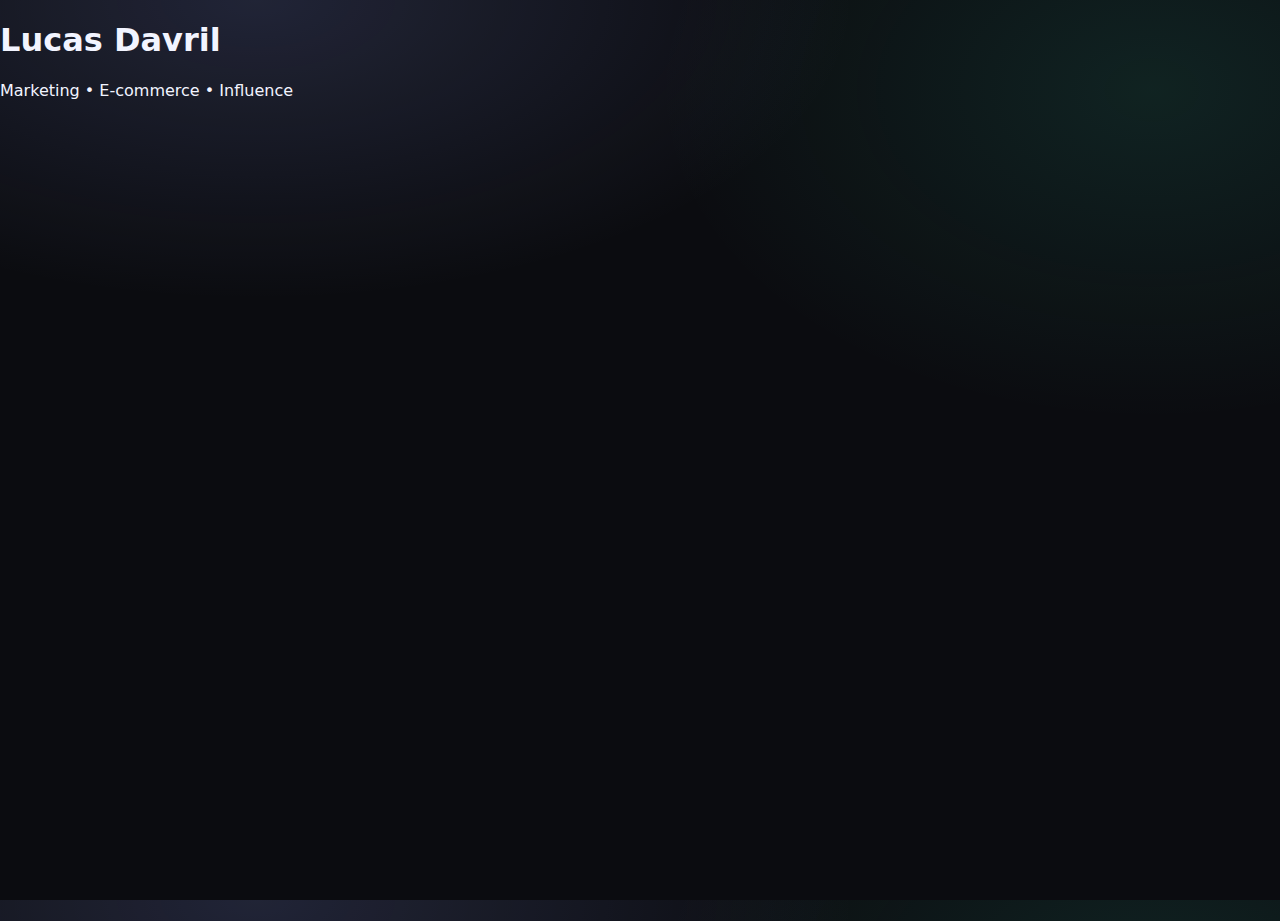
<file: index.html>
<!DOCTYPE html>
<html lang="fr">
<head>
  <meta charset="UTF-8">
  <title>Lucas Davril – Portfolio</title>
  <link rel="stylesheet" href="style.css">
</head>
<body>

  <h1>Lucas Davril</h1>
  <p>Marketing • E-commerce • Influence</p>

</body>
</html>
</file>
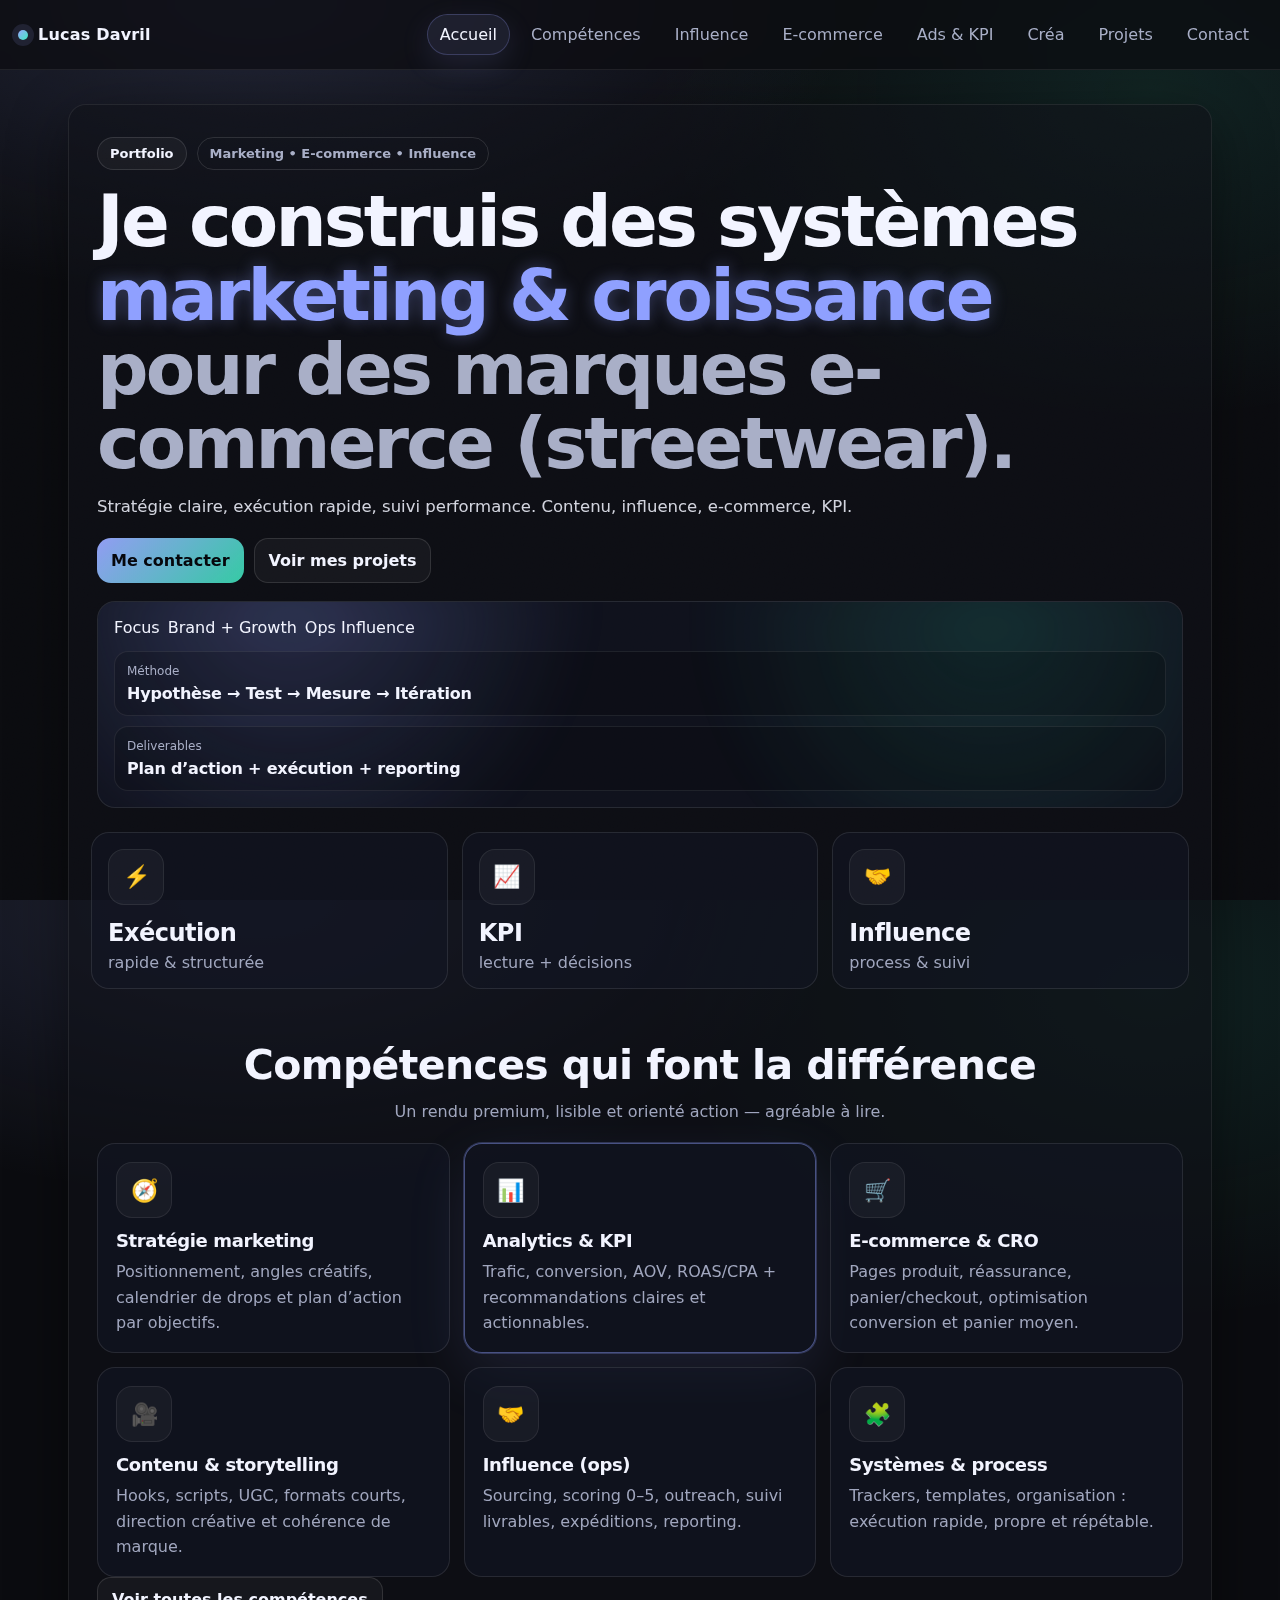
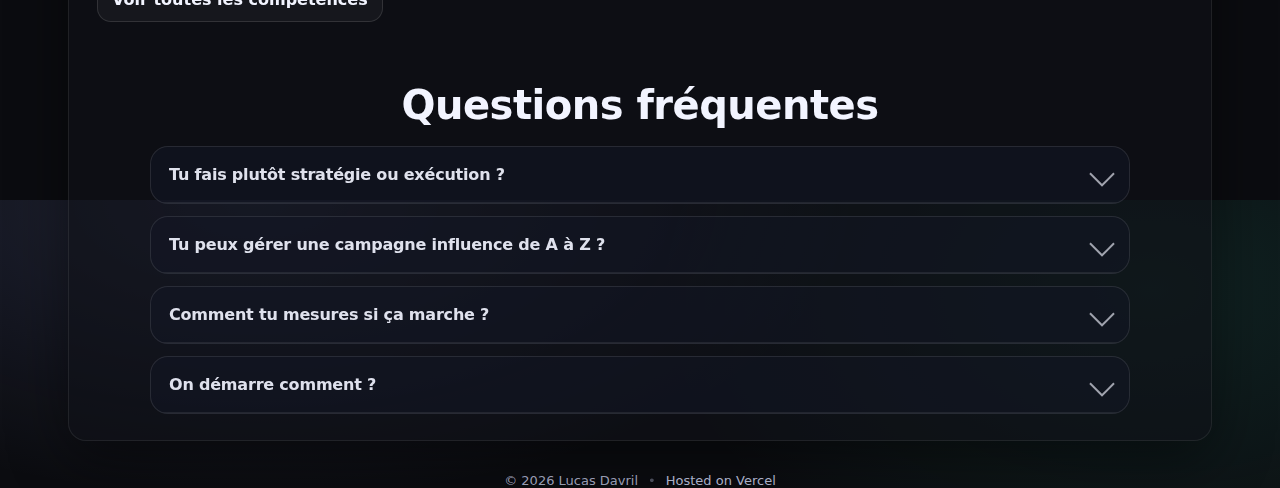
<file: public/index.html>
<!DOCTYPE html>
<html lang="fr">
<head>
  <meta charset="UTF-8" />
  <meta name="viewport" content="width=device-width,initial-scale=1" />
  <title>Lucas Davril — Portfolio</title>
  <meta name="description" content="Lucas Davril — Marketing, E-commerce, Influence. Portfolio & projets." />

  <!-- Social preview -->
  <meta property="og:title" content="Lucas Davril — Portfolio" />
  <meta property="og:description" content="Marketing • E-commerce • Influence • Branding • Analytics" />
  <meta property="og:type" content="website" />

  <link rel="stylesheet" href="style.css" />
</head>

<body>
  <div class="bg-noise" aria-hidden="true"></div>
  <div class="bg-orbs" aria-hidden="true">
    <span class="orb orb-a"></span>
    <span class="orb orb-b"></span>
    <span class="orb orb-c"></span>
  </div>

  <!-- Top nav -->
  <header class="topbar">
    <a class="brand" href="#home" data-tab="home" aria-label="Accueil">
      <span class="dot" aria-hidden="true"></span>
      <span>Lucas Davril</span>
    </a>

    <nav class="nav" aria-label="Navigation principale">
      <button class="navlink active" data-tab="home" aria-current="page">Accueil</button>
      <button class="navlink" data-tab="competences">Compétences</button>
      <button class="navlink" data-tab="influence">Influence</button>
      <button class="navlink" data-tab="ecommerce">E-commerce</button>
      <button class="navlink" data-tab="ads">Ads & KPI</button>
      <button class="navlink" data-tab="contenu">Créa</button>
      <button class="navlink" data-tab="projects">Projets</button>
      <button class="navlink" data-tab="contact">Contact</button>
    </nav>

    <button class="burger" aria-label="Ouvrir le menu" aria-expanded="false">
      <span></span><span></span><span></span>
    </button>
  </header>

  <main class="wrap">
    <!-- ================= HOME ================= -->
    <section class="panel active" id="home" data-panel="home">
      <div class="hero">
        <div class="kicker reveal">
          <span class="pill">Portfolio</span>
          <span class="pill ghost">Marketing • E-commerce • Influence</span>
        </div>

        <h1 class="title reveal delay-1">
          Je construis des systèmes<br />
          <span class="accent">marketing & croissance</span><br />
          <span class="muted">pour des marques e-commerce (streetwear).</span>
        </h1>

        <p class="lead reveal delay-2">
          Stratégie claire, exécution rapide, suivi performance. Contenu, influence, e-commerce, KPI.
        </p>

        <div class="cta reveal delay-3">
          <a class="btn" href="#contact" data-tab="contact">Me contacter</a>
          <a class="btn ghost" href="#projects" data-tab="projects">Voir mes projets</a>
        </div>

        <div class="heroVisual reveal delay-4 glow">
          <div class="heroGlow" aria-hidden="true"></div>
          <div class="heroVisualTop">
            <span class="chip">Focus</span>
            <span class="chip ghost">Brand + Growth</span>
            <span class="chip ghost">Ops Influence</span>
          </div>

          <div class="heroVisualMain">
            <div class="metric">
              <div class="metricLabel">Méthode</div>
              <div class="metricValue">Hypothèse → Test → Mesure → Itération</div>
            </div>
            <div class="metric">
              <div class="metricLabel">Deliverables</div>
              <div class="metricValue">Plan d’action + exécution + reporting</div>
            </div>
          </div>
        </div>
      </div>

      <!-- STATS -->
      <section class="statsRow reveal delay-4" aria-label="Points forts">
        <article class="statCard glow">
          <div class="statIcon">⚡️</div>
          <div class="statBig">Exécution</div>
          <div class="statSmall">rapide & structurée</div>
        </article>

        <article class="statCard glow">
          <div class="statIcon">📈</div>
          <div class="statBig">KPI</div>
          <div class="statSmall">lecture + décisions</div>
        </article>

        <article class="statCard glow">
          <div class="statIcon">🤝</div>
          <div class="statBig">Influence</div>
          <div class="statSmall">process & suivi</div>
        </article>
      </section>

      <!-- COMPETENCES GRID (home preview) -->
      <section class="skillsSection reveal delay-3">
        <div class="sectionHead">
          <h2 class="sectionTitle">Compétences qui font la différence</h2>
          <p class="sectionSub">Un rendu premium, lisible et orienté action — agréable à lire.</p>
        </div>

        <div class="skillsGrid">
          <article class="skillCard glow">
            <div class="skillIcon">🧭</div>
            <h3>Stratégie marketing</h3>
            <p>Positionnement, angles créatifs, calendrier de drops et plan d’action par objectifs.</p>
          </article>

          <article class="skillCard glow isActive">
            <div class="skillIcon">📊</div>
            <h3>Analytics & KPI</h3>
            <p>Trafic, conversion, AOV, ROAS/CPA + recommandations claires et actionnables.</p>
          </article>

          <article class="skillCard glow">
            <div class="skillIcon">🛒</div>
            <h3>E-commerce & CRO</h3>
            <p>Pages produit, réassurance, panier/checkout, optimisation conversion et panier moyen.</p>
          </article>

          <article class="skillCard glow">
            <div class="skillIcon">🎥</div>
            <h3>Contenu & storytelling</h3>
            <p>Hooks, scripts, UGC, formats courts, direction créative et cohérence de marque.</p>
          </article>

          <article class="skillCard glow">
            <div class="skillIcon">🤝</div>
            <h3>Influence (ops)</h3>
            <p>Sourcing, scoring 0–5, outreach, suivi livrables, expéditions, reporting.</p>
          </article>

          <article class="skillCard glow">
            <div class="skillIcon">🧩</div>
            <h3>Systèmes & process</h3>
            <p>Trackers, templates, organisation : exécution rapide, propre et répétable.</p>
          </article>
        </div>

        <div class="subCtaRow reveal delay-2">
          <button class="btn ghost" data-tab="competences">Voir toutes les compétences</button>
        </div>
      </section>

      <!-- FAQ -->
      <section class="faqSection reveal delay-4" aria-label="Questions fréquentes">
        <h2 class="faqTitle">Questions fréquentes</h2>

        <div class="faqList" id="faq">
          <div class="faqItem glow">
            <button class="faqQ" aria-expanded="false" type="button">
              <span>Tu fais plutôt stratégie ou exécution ?</span>
              <span class="chev" aria-hidden="true"></span>
            </button>
            <div class="faqA" role="region">
              <p>
                Les deux. Je pars d’une stratégie simple (objectif → audience → message → canal),
                puis j’exécute : contenu, influence, e-commerce, optimisation. Résultat : du concret.
              </p>
            </div>
          </div>

          <div class="faqItem glow">
            <button class="faqQ" aria-expanded="false" type="button">
              <span>Tu peux gérer une campagne influence de A à Z ?</span>
              <span class="chev" aria-hidden="true"></span>
            </button>
            <div class="faqA" role="region">
              <p>
                Oui : sourcing, scoring, outreach, négociation, briefs, envois, deadlines,
                repost et reporting final. Tout est suivi avec un tracker clair.
              </p>
            </div>
          </div>

          <div class="faqItem glow">
            <button class="faqQ" aria-expanded="false" type="button">
              <span>Comment tu mesures si ça marche ?</span>
              <span class="chev" aria-hidden="true"></span>
            </button>
            <div class="faqA" role="region">
              <p>
                KPI utiles : trafic, conversion, AOV, ROAS/CPA (si ads), reach/engagement (si contenu),
                et performance par drop/campagne. Je conclus toujours par “prochaine action”.
              </p>
            </div>
          </div>

          <div class="faqItem glow">
            <button class="faqQ" aria-expanded="false" type="button">
              <span>On démarre comment ?</span>
              <span class="chev" aria-hidden="true"></span>
            </button>
            <div class="faqA" role="region">
              <p>
                Tu m’envoies ton objectif + ton produit + ton timing. Je réponds avec un plan simple :
                priorités + livrables + première action à lancer rapidement.
              </p>
            </div>
          </div>
        </div>
      </section>
    </section>

    <!-- ================= COMPETENCES ================= -->
    <section class="panel" id="competences" data-panel="competences">
      <div class="panelHead">
        <h2 class="reveal">Compétences</h2>
        <p class="reveal delay-1">
          Les blocs sont interactifs : <strong>hover</strong> = highlight + glow (style landing premium).
        </p>
      </div>

      <div class="featureGrid">
        <article class="featureCard glow reveal">
          <div class="featureIcon">🧭</div>
          <h3>Stratégie & positionnement</h3>
          <p>Message clair, angle créatif, priorités, roadmap par objectifs.</p>
          <ul class="miniList">
            <li>Plan de lancement / drops</li>
            <li>Proposition de valeur</li>
            <li>Calendrier & rythme</li>
          </ul>
        </article>

        <article class="featureCard glow reveal delay-1">
          <div class="featureIcon">📊</div>
          <h3>Analyse & dashboards</h3>
          <p>Lecture KPI + conclusions → actions. Pas juste des chiffres.</p>
          <ul class="miniList">
            <li>ROAS / CPA / CTR</li>
            <li>Conversion & AOV</li>
            <li>Insights & next steps</li>
          </ul>
        </article>

        <article class="featureCard glow reveal delay-2">
          <div class="featureIcon">🧩</div>
          <h3>Organisation & process</h3>
          <p>Systèmes simples pour exécuter vite et suivre proprement.</p>
          <ul class="miniList">
            <li>Trackers & templates</li>
            <li>Notion / Sheets</li>
            <li>Reporting récurrent</li>
          </ul>
        </article>

        <article class="featureCard glow reveal">
          <div class="featureIcon">🛒</div>
          <h3>E-commerce & CRO</h3>
          <p>Optimiser l’achat : pages, réassurance, panier, checkout.</p>
          <ul class="miniList">
            <li>UX & copywriting</li>
            <li>AB test (simple)</li>
            <li>Optimisation conversion</li>
          </ul>
        </article>

        <article class="featureCard glow reveal delay-1">
          <div class="featureIcon">🎥</div>
          <h3>Créa & storytelling</h3>
          <p>Un contenu qui vend : hooks, scripts, UGC, structure.</p>
          <ul class="miniList">
            <li>Formats courts</li>
            <li>Direction créative</li>
            <li>Recyclage contenu</li>
          </ul>
        </article>

        <article class="featureCard glow reveal delay-2">
          <div class="featureIcon">🤝</div>
          <h3>Influence marketing</h3>
          <p>Du sourcing au reporting final, avec méthode et suivi.</p>
          <ul class="miniList">
            <li>Scoring 0–5</li>
            <li>Pipeline & statuts</li>
            <li>Briefs & relances</li>
          </ul>
        </article>
      </div>

      <div class="callout reveal delay-2">
        <div>
          <h3>Tu veux une page par compétence ?</h3>
          <p>Je peux transformer chaque onglet en “mini landing” avec preuves, chiffres, exemples.</p>
        </div>
        <button class="btn ghost" data-tab="contact">On en parle</button>
      </div>
    </section>

    <!-- ================= INFLUENCE ================= -->
    <section class="panel" id="influence" data-panel="influence">
      <div class="panelHead">
        <h2 class="reveal">Influence</h2>
        <p class="reveal delay-1">
          Process complet : profils → sélection → deal → envois → livrables → reporting.
        </p>
      </div>

      <div class="twoCols">
        <div class="col glow reveal">
          <h3>Pipeline opérationnel</h3>
          <div class="steps">
            <div class="step">
              <div class="stepNum">01</div>
              <div class="stepBody">
                <div class="stepTitle">Sourcing & shortlist</div>
                <div class="stepText">Recherche par niche, style, pays, fit produit.</div>
              </div>
            </div>
            <div class="step">
              <div class="stepNum">02</div>
              <div class="stepBody">
                <div class="stepTitle">Scoring (0–5)</div>
                <div class="stepText">Alignement marque + audience + perf + contenu.</div>
              </div>
            </div>
            <div class="step">
              <div class="stepNum">03</div>
              <div class="stepBody">
                <div class="stepTitle">Outreach & suivi</div>
                <div class="stepText">Relances, conditions, brief, deadlines.</div>
              </div>
            </div>
            <div class="step">
              <div class="stepNum">04</div>
              <div class="stepBody">
                <div class="stepTitle">Expédition & livrables</div>
                <div class="stepText">Tracking, UGC, repost, conformité brief.</div>
              </div>
            </div>
          </div>
        </div>

        <div class="col glow reveal delay-1">
          <h3>Ce que tu reçois</h3>
          <div class="deliverGrid">
            <div class="deliver">
              <div class="deliverTop">
                <span class="badge">Template</span>
                <span class="badge ghost">Ops</span>
              </div>
              <div class="deliverTitle">Tracker campagne</div>
              <p>Statuts, dates, produits, liens, KPIs, notes.</p>
            </div>

            <div class="deliver">
              <div class="deliverTop">
                <span class="badge">Brief</span>
                <span class="badge ghost">Créa</span>
              </div>
              <div class="deliverTitle">Brief créateur</div>
              <p>Hook, points clés, guidelines, CTA et contraintes.</p>
            </div>

            <div class="deliver">
              <div class="deliverTop">
                <span class="badge">Report</span>
                <span class="badge ghost">KPI</span>
              </div>
              <div class="deliverTitle">Reporting final</div>
              <p>Résultats + apprentissages + prochaine action recommandée.</p>
            </div>
          </div>

          <div class="subCtaRow">
            <button class="btn" data-tab="contact">Me contacter</button>
            <button class="btn ghost" data-tab="projects">Voir des exemples</button>
          </div>
        </div>
      </div>
    </section>

    <!-- ================= ECOMMERCE ================= -->
    <section class="panel" id="ecommerce" data-panel="ecommerce">
      <div class="panelHead">
        <h2 class="reveal">E-commerce</h2>
        <p class="reveal delay-1">Optimisation conversion : structure, réassurance, expérience d’achat.</p>
      </div>

      <div class="cardsRow">
        <article class="wideCard glow reveal">
          <h3>Audit CRO rapide (actionnable)</h3>
          <p>Je check : PDP, panier, checkout, éléments de confiance, vitesse, mobile.</p>
          <div class="tagRow">
            <span class="tag">UX</span><span class="tag">Copy</span><span class="tag">Mobile</span><span class="tag">Reassurance</span>
          </div>
        </article>

        <article class="wideCard glow reveal delay-1">
          <h3>Optimisation page produit</h3>
          <p>Story produit, sizing, photos, preuves, FAQ, CTA, cross-sell.</p>
          <div class="tagRow">
            <span class="tag">PDP</span><span class="tag">AOV</span><span class="tag">Conversion</span>
          </div>
        </article>

        <article class="wideCard glow reveal delay-2">
          <h3>Plan “drop” & performance</h3>
          <p>Avant / pendant / après : contenu, email, retarget, reporting.</p>
          <div class="tagRow">
            <span class="tag">Launch</span><span class="tag">CRM</span><span class="tag">Retarget</span>
          </div>
        </article>
      </div>

      <div class="callout reveal delay-2">
        <div>
          <h3>Tu veux un plan en 7 jours ?</h3>
          <p>Je te donne un ordre de priorité + quick wins + ce qui bouge vraiment la conversion.</p>
        </div>
        <button class="btn ghost" data-tab="contact">Go</button>
      </div>
    </section>

    <!-- ================= ADS & KPI ================= -->
    <section class="panel" id="ads" data-panel="ads">
      <div class="panelHead">
        <h2 class="reveal">Ads & KPI</h2>
        <p class="reveal delay-1">Pilotage simple : objectifs → structure → chiffres → décisions.</p>
      </div>

      <div class="twoCols">
        <div class="col glow reveal">
          <h3>Indicateurs que je suis</h3>
          <div class="kpiGrid">
            <div class="kpiCard">
              <div class="kpiTop">
                <span class="kpiName">ROAS</span><span class="kpiDesc">rentabilité</span>
              </div>
              <div class="kpiFormula">CA / Dépenses</div>
            </div>
            <div class="kpiCard">
              <div class="kpiTop">
                <span class="kpiName">CPA</span><span class="kpiDesc">coût conversion</span>
              </div>
              <div class="kpiFormula">Dépenses / Conversions</div>
            </div>
            <div class="kpiCard">
              <div class="kpiTop">
                <span class="kpiName">CTR</span><span class="kpiDesc">qualité créa</span>
              </div>
              <div class="kpiFormula">(Clics / Impressions) × 100</div>
            </div>
            <div class="kpiCard">
              <div class="kpiTop">
                <span class="kpiName">CVR</span><span class="kpiDesc">conversion</span>
              </div>
              <div class="kpiFormula">Conversions / Sessions</div>
            </div>
          </div>
        </div>

        <div class="col glow reveal delay-1">
          <h3>Mon approche (simple)</h3>
          <div class="steps compact">
            <div class="step">
              <div class="stepNum">01</div>
              <div class="stepBody">
                <div class="stepTitle">Objectif clair</div>
                <div class="stepText">vente / leads / notoriété, + cible + offre.</div>
              </div>
            </div>
            <div class="step">
              <div class="stepNum">02</div>
              <div class="stepBody">
                <div class="stepTitle">Structure & tests</div>
                <div class="stepText">angles créa, audiences, placements, budget.</div>
              </div>
            </div>
            <div class="step">
              <div class="stepNum">03</div>
              <div class="stepBody">
                <div class="stepTitle">Lecture & décision</div>
                <div class="stepText">couper / scaler / itérer, toujours avec un next step.</div>
              </div>
            </div>
          </div>

          <div class="subCtaRow">
            <button class="btn ghost" data-tab="projects">Voir projets</button>
            <button class="btn" data-tab="contact">Contact</button>
          </div>
        </div>
      </div>
    </section>

    <!-- ================= CONTENU / CREA ================= -->
    <section class="panel" id="contenu" data-panel="contenu">
      <div class="panelHead">
        <h2 class="reveal">Créa</h2>
        <p class="reveal delay-1">Du contenu qui performe : structure, rythme, style, réutilisation.</p>
      </div>

      <div class="featureGrid">
        <article class="featureCard glow reveal">
          <div class="featureIcon">🎬</div>
          <h3>Hooks & scripts</h3>
          <p>Capturer l’attention en 1–2 secondes + story simple.</p>
          <ul class="miniList">
            <li>Structure vidéo</li>
            <li>CTA naturel</li>
            <li>Tests d’angles</li>
          </ul>
        </article>

        <article class="featureCard glow reveal delay-1">
          <div class="featureIcon">🧠</div>
          <h3>Storytelling</h3>
          <p>Produit → contexte → preuve → désir → action.</p>
          <ul class="miniList">
            <li>Preuve sociale</li>
            <li>Objections</li>
            <li>Univers de marque</li>
          </ul>
        </article>

        <article class="featureCard glow reveal delay-2">
          <div class="featureIcon">♻️</div>
          <h3>Recyclage contenu</h3>
          <p>1 tournage = 10 assets (shorts, stories, ads, PDP).</p>
          <ul class="miniList">
            <li>Découpes</li>
            <li>Formats</li>
            <li>Planning</li>
          </ul>
        </article>
      </div>

      <div class="callout reveal delay-2">
        <div>
          <h3>Tu veux un “content system” ?</h3>
          <p>Planning + templates + idées + structure pour publier régulièrement sans bloquer.</p>
        </div>
        <button class="btn ghost" data-tab="contact">Let’s go</button>
      </div>
    </section>

    <!-- ================= PROJECTS ================= -->
    <section class="panel" id="projects" data-panel="projects">
      <div class="panelHead">
        <h2 class="reveal">Projets</h2>
        <p class="reveal delay-1">Des exemples : stratégie + exécution + rendu propre.</p>
      </div>

      <div class="projectsGrid">
        <article class="projectCard glow reveal">
          <div class="projTop">
            <span class="pill mini">Streetwear</span>
            <span class="pill mini ghost">Influence</span>
          </div>
          <h3>DivinByDivin — Influence & contenu</h3>
          <p>Mise en place d’un process : sourcing, scoring, suivi livrables, organisation des envois.</p>
          <ul class="projList">
            <li>Tracker + statuts</li>
            <li>Briefs & relances</li>
            <li>Recaps & contenus réutilisables</li>
          </ul>
        </article>

        <article class="projectCard glow reveal delay-1">
          <div class="projTop">
            <span class="pill mini">E-commerce</span>
            <span class="pill mini ghost">CRO</span>
          </div>
          <h3>DavrilSupply — E-commerce & conversion</h3>
          <p>Optimisation pages : structure, réassurance, contenu, fluidité d’achat.</p>
          <ul class="projList">
            <li>Copywriting</li>
            <li>UX page produit</li>
            <li>Optimisation conversion</li>
          </ul>
        </article>

        <article class="projectCard glow reveal delay-2">
          <div class="projTop">
            <span class="pill mini">Systèmes</span>
            <span class="pill mini ghost">Data</span>
          </div>
          <h3>Scoring influence — Méthode 0–5</h3>
          <p>Système de scoring pour prioriser les profils et sécuriser le fit marque/audience.</p>
          <ul class="projList">
            <li>Critères pondérés</li>
            <li>Commentaires & décisions</li>
            <li>Pipeline de suivi</li>
          </ul>
        </article>
      </div>

      <div class="callout reveal delay-3">
        <div>
          <h3>Tu veux une version “case study” ?</h3>
          <p>Je peux détailler chaque projet : contexte → actions → résultats → preuves.</p>
        </div>
        <button class="btn ghost" data-tab="contact">Demander</button>
      </div>
    </section>

    <!-- ================= CONTACT ================= -->
    <section class="panel" id="contact" data-panel="contact">
      <div class="panelHead">
        <h2 class="reveal">Contact</h2>
        <p class="reveal delay-1">On bosse ensemble ?</p>
      </div>

      <div class="contactBox reveal delay-2 glow">
        <div class="contactRow">
          <div>
            <div class="label">Email</div>
            <a class="link" href="mailto:luludavril12@gmail.com">luludavril12@gmail.com</a>
          </div>
          <button class="btn small" id="copyEmail" type="button">Copier</button>
        </div>

        <div class="contactRow">
          <div>
            <div class="label">Réseaux</div>
            <div class="links">
              <!-- Remplace les # -->
              <a class="link" href="#" target="_blank" rel="noreferrer">Instagram</a>
              <a class="link" href="#" target="_blank" rel="noreferrer">LinkedIn</a>
            </div>
            <div class="hint">Remplace les “#” par tes vrais liens.</div>
          </div>
        </div>

        <div class="toast" id="toast" role="status" aria-live="polite">Copié ✅</div>
      </div>
    </section>
  </main>

  <footer class="footer">
    <span>© <span id="year"></span> Lucas Davril</span>
    <span class="sep">•</span>
    <span class="muted">Hosted on Vercel</span>
  </footer>

  <script src="script.js"></script>
</body>
</html>
</file>
<file: style.css>
:root{
  --bg:#0b0c10;
  --panel:#0f1118;
  --card:#121524;
  --text:#f2f4ff;
  --muted:#a9afc7;
  --line:rgba(255,255,255,.08);
  --shadow: 0 18px 60px rgba(0,0,0,.45);
  --radius: 18px;
  --accent: #8fa0ff;
}

*{ box-sizing:border-box; }
html,body{ height:100%; }
body{
  margin:0;
  font-family: ui-sans-serif, system-ui, -apple-system, Segoe UI, Roboto, Arial;
  background:
    radial-gradient(1200px 600px at 20% 0%, rgba(148,163,255,.16), transparent 50%),
    radial-gradient(900px 600px at 90% 10%, rgba(61,235,190,.10), transparent 55%),
    var(--bg);
  color:var(--text);
  overflow-x:hidden;
}

.bg-noise{
  position:fixed; inset:0;
  background-image: url("data:image/svg+xml,%3Csvg xmlns='http://www.w3.org/2000/svg' width='160' height='160'%3E%3Cfilter id='n'%3E%3CfeTurbulence type='fractalNoise' baseFrequency='.8' numOctaves='3' stitchTiles='stitch'/%3E%3C/filter%3E%3Crect width='160' height='160' filter='url(%23n)' opacity='.08'/%3E%3C/svg%3E");
  pointer-events:none;
  mix-blend-mode: overlay;
  opacity:.55;
}

a{ color:inherit; text-decoration:none; }
button{ font:inherit; }

/* Topbar */
.topbar{
  position:sticky; top:0; z-index:50;
  display:flex; align-items:center; justify-content:space-between;
  padding:14px 18px;
  background: rgba(11,12,16,.70);
  backdrop-filter: blur(14px);
  border-bottom:1px solid var(--line);
}

.brand{
  display:flex; align-items:center; gap:10px;
  font-weight:800;
  letter-spacing:.2px;
}
.brand .dot{
  width:10px; height:10px; border-radius:999px;
  background: linear-gradient(135deg, #9aa5ff, #3debbf);
  box-shadow: 0 0 0 6px rgba(154,165,255,.12);
}

.nav{
  display:flex;
  gap:8px;
  align-items:center;
}
.navlink{
  padding:10px 12px;
  border:1px solid transparent;
  background: transparent;
  color: var(--muted);
  border-radius: 999px;
  cursor:pointer;
  transition: transform .18s ease, background .18s ease, color .18s ease, border-color .18s ease;
}
.navlink:hover{
  transform: translateY(-1px);
  background: rgba(255,255,255,.04);
  color: var(--text);
  border-color: rgba(255,255,255,.10);
}
.navlink.active{
  color: var(--text);
  background: rgba(154,165,255,.10);
  border-color: rgba(154,165,255,.24);
  box-shadow: 0 10px 30px rgba(154,165,255,.12);
}

.burger{
  display:none;
  background:transparent;
  border:1px solid rgba(255,255,255,.10);
  width:44px; height:44px;
  border-radius: 12px;
  cursor:pointer;
}
.burger span{
  display:block;
  height:2px;
  margin:7px 10px;
  background: rgba(255,255,255,.85);
  border-radius:2px;
}

/* Layout */
.wrap{
  max-width: 1180px;
  margin: 0 auto;
  padding: 34px 18px 18px;
}

.panel{
  display:none;
  padding: 22px;
  border:1px solid var(--line);
  background: rgba(15,17,24,.60);
  border-radius: var(--radius);
  box-shadow: var(--shadow);
  transform-origin: top center;
}
.panel.active{ display:block; }

/* Hero */
.hero{ padding: 10px 6px 6px; }

.kicker{ display:flex; gap:10px; align-items:center; margin-bottom: 14px; flex-wrap:wrap; }

.pill{
  display:inline-flex; align-items:center;
  padding:8px 12px;
  border-radius: 999px;
  border:1px solid rgba(255,255,255,.12);
  background: rgba(255,255,255,.04);
  color: var(--text);
  font-weight:700;
  font-size: 13px;
}
.pill.ghost{ color: var(--muted); background: transparent; }
.pill.mini{ padding:6px 10px; font-size:12px; }

.title{
  font-size: clamp(40px, 6vw, 72px);
  line-height: 1.03;
  margin: 0 0 12px;
  letter-spacing: -0.04em;
}
.muted{ color: var(--muted); }
.accent{
  color: var(--accent);
  text-shadow: 0 0 16px rgba(143,160,255,.35);
}

.lead{
  margin: 0 0 18px;
  max-width: 75ch;
  color: rgba(242,244,255,.86);
  font-size: 16.5px;
  line-height: 1.65;
}

.cta{ display:flex; gap:10px; flex-wrap:wrap; margin: 12px 0 18px; }

.btn{
  display:inline-flex; align-items:center; justify-content:center;
  padding: 12px 14px;
  border-radius: 14px;
  background: linear-gradient(135deg, rgba(154,165,255,.95), rgba(61,235,190,.85));
  color: #06070c;
  font-weight: 900;
  border: none;
  cursor:pointer;
  transition: transform .18s ease, filter .18s ease;
}
.btn:hover{ transform: translateY(-1px); filter: brightness(1.02); }
.btn.ghost{
  background: rgba(255,255,255,.04);
  color: var(--text);
  border:1px solid rgba(255,255,255,.12);
}
.btn.small{
  padding:10px 12px;
  border-radius: 12px;
}

/* Hero visual */
.heroVisual{
  position:relative;
  border-radius: 18px;
  border: 1px solid rgba(255,255,255,.10);
  background: rgba(18,21,36,.55);
  padding: 16px;
  overflow:hidden;
}
.heroGlow{
  position:absolute;
  inset:-40px;
  background: radial-gradient(500px circle at 20% 10%, rgba(143,160,255,.30), transparent 60%),
              radial-gradient(500px circle at 80% 20%, rgba(61,235,190,.16), transparent 60%);
  filter: blur(30px);
  opacity:.85;
  pointer-events:none;
}
.heroVisualTop{ display:flex; gap:8px; flex-wrap:wrap; position:relative; z-index:1; }
.heroVisualMain{ margin-top: 14px; display:grid; gap: 10px; position:relative; z-index:1; }
.metric{
  padding: 12px 12px;
  border-radius: 14px;
  border:1px solid rgba(255,255,255,.08);
  background: rgba(0,0,0,.18);
}
.metricLabel{ color: var(--muted); font-size: 12px; margin-bottom: 6px; }
.metricValue{ font-weight: 800; letter-spacing: -0.2px; }

/* Stats row */
.statsRow{
  margin-top: 18px;
  display:grid;
  grid-template-columns: repeat(3, minmax(0, 1fr));
  gap: 14px;
}

.statCard{
  border-radius: 18px;
  border:1px solid rgba(255,255,255,.10);
  background: rgba(18,21,36,.55);
  padding: 16px;
  min-height: 140px;
  display:flex;
  flex-direction:column;
  justify-content:center;
  gap: 6px;
}
.statIcon{
  width: 56px;
  height: 56px;
  border-radius: 16px;
  display:grid;
  place-items:center;
  background: rgba(255,255,255,.04);
  border:1px solid rgba(255,255,255,.08);
  margin-bottom: 8px;
  font-size: 22px;
}
.statBig{ font-size: 24px; font-weight: 900; letter-spacing:-0.02em; }
.statSmall{ color: rgba(169,175,199,.95); }

/* Section headings */
.sectionHead{
  text-align:center;
  margin-top: 24px;
  margin-bottom: 16px;
}
.sectionTitle{
  font-size: clamp(26px, 3.2vw, 42px);
  margin: 0 0 10px;
  letter-spacing: -0.6px;
}
.sectionSub{
  margin: 0 auto;
  max-width: 72ch;
  color: rgba(169,175,199,.95);
  line-height: 1.65;
}

/* Skills grid */
.skillsSection{ margin-top: 18px; padding: 10px 6px 6px; }
.skillsGrid{
  margin-top: 18px;
  display:grid;
  grid-template-columns: repeat(3, minmax(0, 1fr));
  gap: 14px;
}
.skillCard{
  border-radius: 18px;
  padding: 18px 18px 16px;
  border:1px solid rgba(255,255,255,.10);
  background: rgba(18,21,36,.55);
  min-height: 190px;
}
.skillIcon{
  width: 56px;
  height: 56px;
  border-radius: 16px;
  display:grid;
  place-items:center;
  background: rgba(255,255,255,.04);
  border:1px solid rgba(255,255,255,.08);
  margin-bottom: 12px;
  font-size: 22px;
}
.skillCard h3{ margin:0 0 8px; font-size: 18px; letter-spacing:-0.02em; }
.skillCard p{ margin:0; color: rgba(169,175,199,.95); line-height:1.6; }
.skillCard.isActive{
  border-color: rgba(143,160,255,.45);
  box-shadow: 0 0 0 1px rgba(143,160,255,.25), 0 20px 60px rgba(143,160,255,.12);
}

/* Projects */
.panelHead{
  display:flex;
  align-items:flex-end;
  justify-content:space-between;
  gap: 10px;
  margin-bottom: 14px;
}
.panelHead h2{ margin:0; font-size: 30px; letter-spacing:-0.03em; }
.panelHead p{ margin:0; color: rgba(169,175,199,.95); max-width: 70ch; }

.projectsGrid{
  display:grid;
  grid-template-columns: repeat(3, minmax(0, 1fr));
  gap: 14px;
  margin-top: 12px;
}
.projectCard{
  border-radius: 18px;
  border:1px solid rgba(255,255,255,.10);
  background: rgba(18,21,36,.55);
  padding: 16px;
  min-height: 240px;
}
.projTop{ display:flex; gap:8px; flex-wrap:wrap; margin-bottom: 10px; }
.projectCard h3{ margin: 0 0 8px; font-size: 18px; letter-spacing:-0.02em; }
.projectCard p{ margin: 0 0 10px; color: rgba(169,175,199,.95); line-height:1.6; }
.projList{ margin:0; padding-left: 18px; color: rgba(242,244,255,.86); }
.projList li{ margin: 7px 0; }

.callout{
  margin-top: 14px;
  display:flex;
  gap: 14px;
  align-items:center;
  justify-content:space-between;
  padding: 16px;
  border-radius: 18px;
  border:1px solid rgba(255,255,255,.10);
  background: linear-gradient(135deg, rgba(154,165,255,.08), rgba(61,235,190,.06));
}
.callout h3{ margin:0 0 6px; }
.callout p{ margin:0; color: rgba(169,175,199,.95); line-height:1.6; }

/* FAQ */
.faqSection{ margin-top: 26px; padding: 18px 6px 4px; }
.faqTitle{
  text-align:center;
  font-size: clamp(26px, 3.2vw, 40px);
  letter-spacing: -0.5px;
  margin: 10px 0 18px;
}
.faqList{
  max-width: 980px;
  margin: 0 auto;
  display:flex;
  flex-direction:column;
  gap: 12px;
}
.faqItem{
  border-radius: 18px;
  border:1px solid rgba(255,255,255,.10);
  background: rgba(18,21,36,.55);
  overflow:hidden;
}
.faqQ{
  width:100%;
  display:flex;
  align-items:center;
  justify-content:space-between;
  gap: 14px;
  padding: 18px 18px;
  background: transparent;
  border: none;
  color: rgba(242,244,255,.92);
  cursor: pointer;
  font-weight: 800;
  font-size: 16px;
  letter-spacing: -0.2px;
  text-align:left;
}
.faqQ:hover{ background: rgba(255,255,255,.03); }
.chev{
  width: 18px;
  height: 18px;
  border-right: 2px solid rgba(242,244,255,.75);
  border-bottom: 2px solid rgba(242,244,255,.75);
  transform: rotate(45deg);
  transition: transform .25s ease, opacity .25s ease;
  opacity: .85;
}
.faqItem.open .chev{ transform: rotate(-135deg); opacity: 1; }
.faqA{
  max-height: 0;
  overflow: hidden;
  transition: max-height .35s ease;
  border-top: 1px solid rgba(255,255,255,.08);
}
.faqA p{
  margin: 0;
  padding: 14px 18px 18px;
  color: rgba(169,175,199,.95);
  line-height: 1.65;
  font-size: 14.5px;
}

/* Contact */
.contactBox{
  max-width: 780px;
  padding: 16px;
  border-radius: 18px;
  border:1px solid rgba(255,255,255,.10);
  background: rgba(18,21,36,.55);
  position:relative;
}
.contactRow{
  display:flex;
  align-items:center;
  justify-content:space-between;
  gap: 12px;
  padding: 12px 0;
  border-bottom: 1px solid rgba(255,255,255,.08);
}
.contactRow:last-child{ border-bottom:none; }
.label{ color: var(--muted); font-size: 12px; margin-bottom: 6px; }
.link{ color: rgba(242,244,255,.92); text-decoration: underline; text-underline-offset: 4px; }
.links{ display:flex; gap: 12px; flex-wrap:wrap; }
.hint{ color: var(--muted); font-size: 13px; margin-top: 6px; }
.toast{
  position:absolute;
  right: 14px;
  bottom: 14px;
  padding: 10px 12px;
  border-radius: 14px;
  border:1px solid rgba(255,255,255,.12);
  background: rgba(0,0,0,.55);
  opacity:0;
  transform: translateY(6px);
  transition: opacity .18s ease, transform .18s ease;
  pointer-events:none;
}
.toast.show{ opacity:1; transform: translateY(0); }

/* Footer */
.footer{
  max-width:1180px;
  margin: 14px auto 26px;
  padding: 0 18px;
  color: rgba(169,175,199,.9);
  display:flex;
  gap:10px;
  justify-content:center;
  align-items:center;
  font-size: 13px;
}
.sep{ opacity:.45; }

/* Reveal animations */
.reveal{ opacity: 0; transform: translateY(10px); }
.reveal.in{
  opacity: 1;
  transform: translateY(0);
  transition: opacity .55s ease, transform .55s ease;
}
.delay-1{ transition-delay: .08s !important; }
.delay-2{ transition-delay: .14s !important; }
.delay-3{ transition-delay: .20s !important; }
.delay-4{ transition-delay: .26s !important; }

.panel.enter{ animation: panelIn .38s ease both; }
@keyframes panelIn{
  from{ opacity:0; transform: translateY(10px) scale(.985); }
  to{ opacity:1; transform: translateY(0) scale(1); }
}

/* Glow hover (mouse-follow) */
.glow{
  position: relative;
  overflow: hidden;
  transition: transform .35s ease, box-shadow .35s ease, border-color .35s ease;
}
.glow::before{
  content:"";
  position:absolute;
  inset:-1px;
  border-radius: inherit;
  background: radial-gradient(600px circle at var(--x,50%) var(--y,50%),
    rgba(120,130,255,.35),
    rgba(80,200,255,.15),
    transparent 70%);
  opacity:0;
  transition: opacity .35s ease;
  pointer-events:none;
}
.glow:hover{
  transform: translateY(-6px) scale(1.02);
  box-shadow:
    0 0 0 1px rgba(140,160,255,.35),
    0 30px 80px rgba(90,120,255,.28);
  border-color: rgba(140,160,255,.28);
}
.glow:hover::before{ opacity:1; }

/* Responsive */
@media (max-width: 1020px){
  .statsRow{ grid-template-columns: 1fr; }
  .skillsGrid{ grid-template-columns: 1fr; }
  .projectsGrid{ grid-template-columns: 1fr; }
  .panelHead{ flex-direction:column; align-items:flex-start; }
}

@media (max-width: 860px){
  .nav{
    position: fixed;
    top: 66px;
    right: 14px;
    left: 14px;
    padding: 12px;
    border-radius: 16px;
    border: 1px solid rgba(255,255,255,.10);
    background: rgba(11,12,16,.90);
    backdrop-filter: blur(14px);
    box-shadow: var(--shadow);
    display:none;
    flex-wrap:wrap;
    gap: 10px;
    justify-content:flex-start;
  }
  .nav.open{ display:flex; }
  .burger{ display:block; }
}
</file>
<file: public/style.css>
:root{
  --bg:#0b0c10;
  --panel:#0f1118;
  --card:#121524;
  --text:#f2f4ff;
  --muted:#a9afc7;
  --line:rgba(255,255,255,.08);
  --shadow: 0 18px 60px rgba(0,0,0,.45);
  --radius: 18px;
  --accent: #8fa0ff;
}

*{ box-sizing:border-box; }
html,body{ height:100%; }
body{
  margin:0;
  font-family: ui-sans-serif, system-ui, -apple-system, Segoe UI, Roboto, Arial;
  background:
    radial-gradient(1200px 600px at 20% 0%, rgba(148,163,255,.16), transparent 50%),
    radial-gradient(900px 600px at 90% 10%, rgba(61,235,190,.10), transparent 55%),
    var(--bg);
  color:var(--text);
  overflow-x:hidden;
}

.bg-noise{
  position:fixed; inset:0;
  background-image: url("data:image/svg+xml,%3Csvg xmlns='http://www.w3.org/2000/svg' width='160' height='160'%3E%3Cfilter id='n'%3E%3CfeTurbulence type='fractalNoise' baseFrequency='.8' numOctaves='3' stitchTiles='stitch'/%3E%3C/filter%3E%3Crect width='160' height='160' filter='url(%23n)' opacity='.08'/%3E%3C/svg%3E");
  pointer-events:none;
  mix-blend-mode: overlay;
  opacity:.55;
}

a{ color:inherit; text-decoration:none; }
button{ font:inherit; }

/* Topbar */
.topbar{
  position:sticky; top:0; z-index:50;
  display:flex; align-items:center; justify-content:space-between;
  padding:14px 18px;
  background: rgba(11,12,16,.70);
  backdrop-filter: blur(14px);
  border-bottom:1px solid var(--line);
}

.brand{
  display:flex; align-items:center; gap:10px;
  font-weight:800;
  letter-spacing:.2px;
}
.brand .dot{
  width:10px; height:10px; border-radius:999px;
  background: linear-gradient(135deg, #9aa5ff, #3debbf);
  box-shadow: 0 0 0 6px rgba(154,165,255,.12);
}

.nav{
  display:flex;
  gap:8px;
  align-items:center;
}
.navlink{
  padding:10px 12px;
  border:1px solid transparent;
  background: transparent;
  color: var(--muted);
  border-radius: 999px;
  cursor:pointer;
  transition: transform .18s ease, background .18s ease, color .18s ease, border-color .18s ease;
}
.navlink:hover{
  transform: translateY(-1px);
  background: rgba(255,255,255,.04);
  color: var(--text);
  border-color: rgba(255,255,255,.10);
}
.navlink.active{
  color: var(--text);
  background: rgba(154,165,255,.10);
  border-color: rgba(154,165,255,.24);
  box-shadow: 0 10px 30px rgba(154,165,255,.12);
}

.burger{
  display:none;
  background:transparent;
  border:1px solid rgba(255,255,255,.10);
  width:44px; height:44px;
  border-radius: 12px;
  cursor:pointer;
}
.burger span{
  display:block;
  height:2px;
  margin:7px 10px;
  background: rgba(255,255,255,.85);
  border-radius:2px;
}

/* Layout */
.wrap{
  max-width: 1180px;
  margin: 0 auto;
  padding: 34px 18px 18px;
}

.panel{
  display:none;
  padding: 22px;
  border:1px solid var(--line);
  background: rgba(15,17,24,.60);
  border-radius: var(--radius);
  box-shadow: var(--shadow);
  transform-origin: top center;
}
.panel.active{ display:block; }

/* Hero */
.hero{ padding: 10px 6px 6px; }

.kicker{ display:flex; gap:10px; align-items:center; margin-bottom: 14px; flex-wrap:wrap; }

.pill{
  display:inline-flex; align-items:center;
  padding:8px 12px;
  border-radius: 999px;
  border:1px solid rgba(255,255,255,.12);
  background: rgba(255,255,255,.04);
  color: var(--text);
  font-weight:700;
  font-size: 13px;
}
.pill.ghost{ color: var(--muted); background: transparent; }
.pill.mini{ padding:6px 10px; font-size:12px; }

.title{
  font-size: clamp(40px, 6vw, 72px);
  line-height: 1.03;
  margin: 0 0 12px;
  letter-spacing: -0.04em;
}
.muted{ color: var(--muted); }
.accent{
  color: var(--accent);
  text-shadow: 0 0 16px rgba(143,160,255,.35);
}

.lead{
  margin: 0 0 18px;
  max-width: 75ch;
  color: rgba(242,244,255,.86);
  font-size: 16.5px;
  line-height: 1.65;
}

.cta{ display:flex; gap:10px; flex-wrap:wrap; margin: 12px 0 18px; }

.btn{
  display:inline-flex; align-items:center; justify-content:center;
  padding: 12px 14px;
  border-radius: 14px;
  background: linear-gradient(135deg, rgba(154,165,255,.95), rgba(61,235,190,.85));
  color: #06070c;
  font-weight: 900;
  border: none;
  cursor:pointer;
  transition: transform .18s ease, filter .18s ease;
}
.btn:hover{ transform: translateY(-1px); filter: brightness(1.02); }
.btn.ghost{
  background: rgba(255,255,255,.04);
  color: var(--text);
  border:1px solid rgba(255,255,255,.12);
}
.btn.small{
  padding:10px 12px;
  border-radius: 12px;
}

/* Hero visual */
.heroVisual{
  position:relative;
  border-radius: 18px;
  border: 1px solid rgba(255,255,255,.10);
  background: rgba(18,21,36,.55);
  padding: 16px;
  overflow:hidden;
}
.heroGlow{
  position:absolute;
  inset:-40px;
  background: radial-gradient(500px circle at 20% 10%, rgba(143,160,255,.30), transparent 60%),
              radial-gradient(500px circle at 80% 20%, rgba(61,235,190,.16), transparent 60%);
  filter: blur(30px);
  opacity:.85;
  pointer-events:none;
}
.heroVisualTop{ display:flex; gap:8px; flex-wrap:wrap; position:relative; z-index:1; }
.heroVisualMain{ margin-top: 14px; display:grid; gap: 10px; position:relative; z-index:1; }
.metric{
  padding: 12px 12px;
  border-radius: 14px;
  border:1px solid rgba(255,255,255,.08);
  background: rgba(0,0,0,.18);
}
.metricLabel{ color: var(--muted); font-size: 12px; margin-bottom: 6px; }
.metricValue{ font-weight: 800; letter-spacing: -0.2px; }

/* Stats row */
.statsRow{
  margin-top: 18px;
  display:grid;
  grid-template-columns: repeat(3, minmax(0, 1fr));
  gap: 14px;
}

.statCard{
  border-radius: 18px;
  border:1px solid rgba(255,255,255,.10);
  background: rgba(18,21,36,.55);
  padding: 16px;
  min-height: 140px;
  display:flex;
  flex-direction:column;
  justify-content:center;
  gap: 6px;
}
.statIcon{
  width: 56px;
  height: 56px;
  border-radius: 16px;
  display:grid;
  place-items:center;
  background: rgba(255,255,255,.04);
  border:1px solid rgba(255,255,255,.08);
  margin-bottom: 8px;
  font-size: 22px;
}
.statBig{ font-size: 24px; font-weight: 900; letter-spacing:-0.02em; }
.statSmall{ color: rgba(169,175,199,.95); }

/* Section headings */
.sectionHead{
  text-align:center;
  margin-top: 24px;
  margin-bottom: 16px;
}
.sectionTitle{
  font-size: clamp(26px, 3.2vw, 42px);
  margin: 0 0 10px;
  letter-spacing: -0.6px;
}
.sectionSub{
  margin: 0 auto;
  max-width: 72ch;
  color: rgba(169,175,199,.95);
  line-height: 1.65;
}

/* Skills grid */
.skillsSection{ margin-top: 18px; padding: 10px 6px 6px; }
.skillsGrid{
  margin-top: 18px;
  display:grid;
  grid-template-columns: repeat(3, minmax(0, 1fr));
  gap: 14px;
}
.skillCard{
  border-radius: 18px;
  padding: 18px 18px 16px;
  border:1px solid rgba(255,255,255,.10);
  background: rgba(18,21,36,.55);
  min-height: 190px;
}
.skillIcon{
  width: 56px;
  height: 56px;
  border-radius: 16px;
  display:grid;
  place-items:center;
  background: rgba(255,255,255,.04);
  border:1px solid rgba(255,255,255,.08);
  margin-bottom: 12px;
  font-size: 22px;
}
.skillCard h3{ margin:0 0 8px; font-size: 18px; letter-spacing:-0.02em; }
.skillCard p{ margin:0; color: rgba(169,175,199,.95); line-height:1.6; }
.skillCard.isActive{
  border-color: rgba(143,160,255,.45);
  box-shadow: 0 0 0 1px rgba(143,160,255,.25), 0 20px 60px rgba(143,160,255,.12);
}

/* Projects */
.panelHead{
  display:flex;
  align-items:flex-end;
  justify-content:space-between;
  gap: 10px;
  margin-bottom: 14px;
}
.panelHead h2{ margin:0; font-size: 30px; letter-spacing:-0.03em; }
.panelHead p{ margin:0; color: rgba(169,175,199,.95); max-width: 70ch; }

.projectsGrid{
  display:grid;
  grid-template-columns: repeat(3, minmax(0, 1fr));
  gap: 14px;
  margin-top: 12px;
}
.projectCard{
  border-radius: 18px;
  border:1px solid rgba(255,255,255,.10);
  background: rgba(18,21,36,.55);
  padding: 16px;
  min-height: 240px;
}
.projTop{ display:flex; gap:8px; flex-wrap:wrap; margin-bottom: 10px; }
.projectCard h3{ margin: 0 0 8px; font-size: 18px; letter-spacing:-0.02em; }
.projectCard p{ margin: 0 0 10px; color: rgba(169,175,199,.95); line-height:1.6; }
.projList{ margin:0; padding-left: 18px; color: rgba(242,244,255,.86); }
.projList li{ margin: 7px 0; }

.callout{
  margin-top: 14px;
  display:flex;
  gap: 14px;
  align-items:center;
  justify-content:space-between;
  padding: 16px;
  border-radius: 18px;
  border:1px solid rgba(255,255,255,.10);
  background: linear-gradient(135deg, rgba(154,165,255,.08), rgba(61,235,190,.06));
}
.callout h3{ margin:0 0 6px; }
.callout p{ margin:0; color: rgba(169,175,199,.95); line-height:1.6; }

/* FAQ */
.faqSection{ margin-top: 26px; padding: 18px 6px 4px; }
.faqTitle{
  text-align:center;
  font-size: clamp(26px, 3.2vw, 40px);
  letter-spacing: -0.5px;
  margin: 10px 0 18px;
}
.faqList{
  max-width: 980px;
  margin: 0 auto;
  display:flex;
  flex-direction:column;
  gap: 12px;
}
.faqItem{
  border-radius: 18px;
  border:1px solid rgba(255,255,255,.10);
  background: rgba(18,21,36,.55);
  overflow:hidden;
}
.faqQ{
  width:100%;
  display:flex;
  align-items:center;
  justify-content:space-between;
  gap: 14px;
  padding: 18px 18px;
  background: transparent;
  border: none;
  color: rgba(242,244,255,.92);
  cursor: pointer;
  font-weight: 800;
  font-size: 16px;
  letter-spacing: -0.2px;
  text-align:left;
}
.faqQ:hover{ background: rgba(255,255,255,.03); }
.chev{
  width: 18px;
  height: 18px;
  border-right: 2px solid rgba(242,244,255,.75);
  border-bottom: 2px solid rgba(242,244,255,.75);
  transform: rotate(45deg);
  transition: transform .25s ease, opacity .25s ease;
  opacity: .85;
}
.faqItem.open .chev{ transform: rotate(-135deg); opacity: 1; }
.faqA{
  max-height: 0;
  overflow: hidden;
  transition: max-height .35s ease;
  border-top: 1px solid rgba(255,255,255,.08);
}
.faqA p{
  margin: 0;
  padding: 14px 18px 18px;
  color: rgba(169,175,199,.95);
  line-height: 1.65;
  font-size: 14.5px;
}

/* Contact */
.contactBox{
  max-width: 780px;
  padding: 16px;
  border-radius: 18px;
  border:1px solid rgba(255,255,255,.10);
  background: rgba(18,21,36,.55);
  position:relative;
}
.contactRow{
  display:flex;
  align-items:center;
  justify-content:space-between;
  gap: 12px;
  padding: 12px 0;
  border-bottom: 1px solid rgba(255,255,255,.08);
}
.contactRow:last-child{ border-bottom:none; }
.label{ color: var(--muted); font-size: 12px; margin-bottom: 6px; }
.link{ color: rgba(242,244,255,.92); text-decoration: underline; text-underline-offset: 4px; }
.links{ display:flex; gap: 12px; flex-wrap:wrap; }
.hint{ color: var(--muted); font-size: 13px; margin-top: 6px; }
.toast{
  position:absolute;
  right: 14px;
  bottom: 14px;
  padding: 10px 12px;
  border-radius: 14px;
  border:1px solid rgba(255,255,255,.12);
  background: rgba(0,0,0,.55);
  opacity:0;
  transform: translateY(6px);
  transition: opacity .18s ease, transform .18s ease;
  pointer-events:none;
}
.toast.show{ opacity:1; transform: translateY(0); }

/* Footer */
.footer{
  max-width:1180px;
  margin: 14px auto 26px;
  padding: 0 18px;
  color: rgba(169,175,199,.9);
  display:flex;
  gap:10px;
  justify-content:center;
  align-items:center;
  font-size: 13px;
}
.sep{ opacity:.45; }

/* Reveal animations */
.reveal{ opacity: 0; transform: translateY(10px); }
.reveal.in{
  opacity: 1;
  transform: translateY(0);
  transition: opacity .55s ease, transform .55s ease;
}
.delay-1{ transition-delay: .08s !important; }
.delay-2{ transition-delay: .14s !important; }
.delay-3{ transition-delay: .20s !important; }
.delay-4{ transition-delay: .26s !important; }

.panel.enter{ animation: panelIn .38s ease both; }
@keyframes panelIn{
  from{ opacity:0; transform: translateY(10px) scale(.985); }
  to{ opacity:1; transform: translateY(0) scale(1); }
}

/* Glow hover (mouse-follow) */
.glow{
  position: relative;
  overflow: hidden;
  transition: transform .35s ease, box-shadow .35s ease, border-color .35s ease;
}
.glow::before{
  content:"";
  position:absolute;
  inset:-1px;
  border-radius: inherit;
  background: radial-gradient(600px circle at var(--x,50%) var(--y,50%),
    rgba(120,130,255,.35),
    rgba(80,200,255,.15),
    transparent 70%);
  opacity:0;
  transition: opacity .35s ease;
  pointer-events:none;
}
.glow:hover{
  transform: translateY(-6px) scale(1.02);
  box-shadow:
    0 0 0 1px rgba(140,160,255,.35),
    0 30px 80px rgba(90,120,255,.28);
  border-color: rgba(140,160,255,.28);
}
.glow:hover::before{ opacity:1; }

/* Responsive */
@media (max-width: 1020px){
  .statsRow{ grid-template-columns: 1fr; }
  .skillsGrid{ grid-template-columns: 1fr; }
  .projectsGrid{ grid-template-columns: 1fr; }
  .panelHead{ flex-direction:column; align-items:flex-start; }
}

@media (max-width: 860px){
  .nav{
    position: fixed;
    top: 66px;
    right: 14px;
    left: 14px;
    padding: 12px;
    border-radius: 16px;
    border: 1px solid rgba(255,255,255,.10);
    background: rgba(11,12,16,.90);
    backdrop-filter: blur(14px);
    box-shadow: var(--shadow);
    display:none;
    flex-wrap:wrap;
    gap: 10px;
    justify-content:flex-start;
  }
  .nav.open{ display:flex; }
  .burger{ display:block; }
}
</file>
